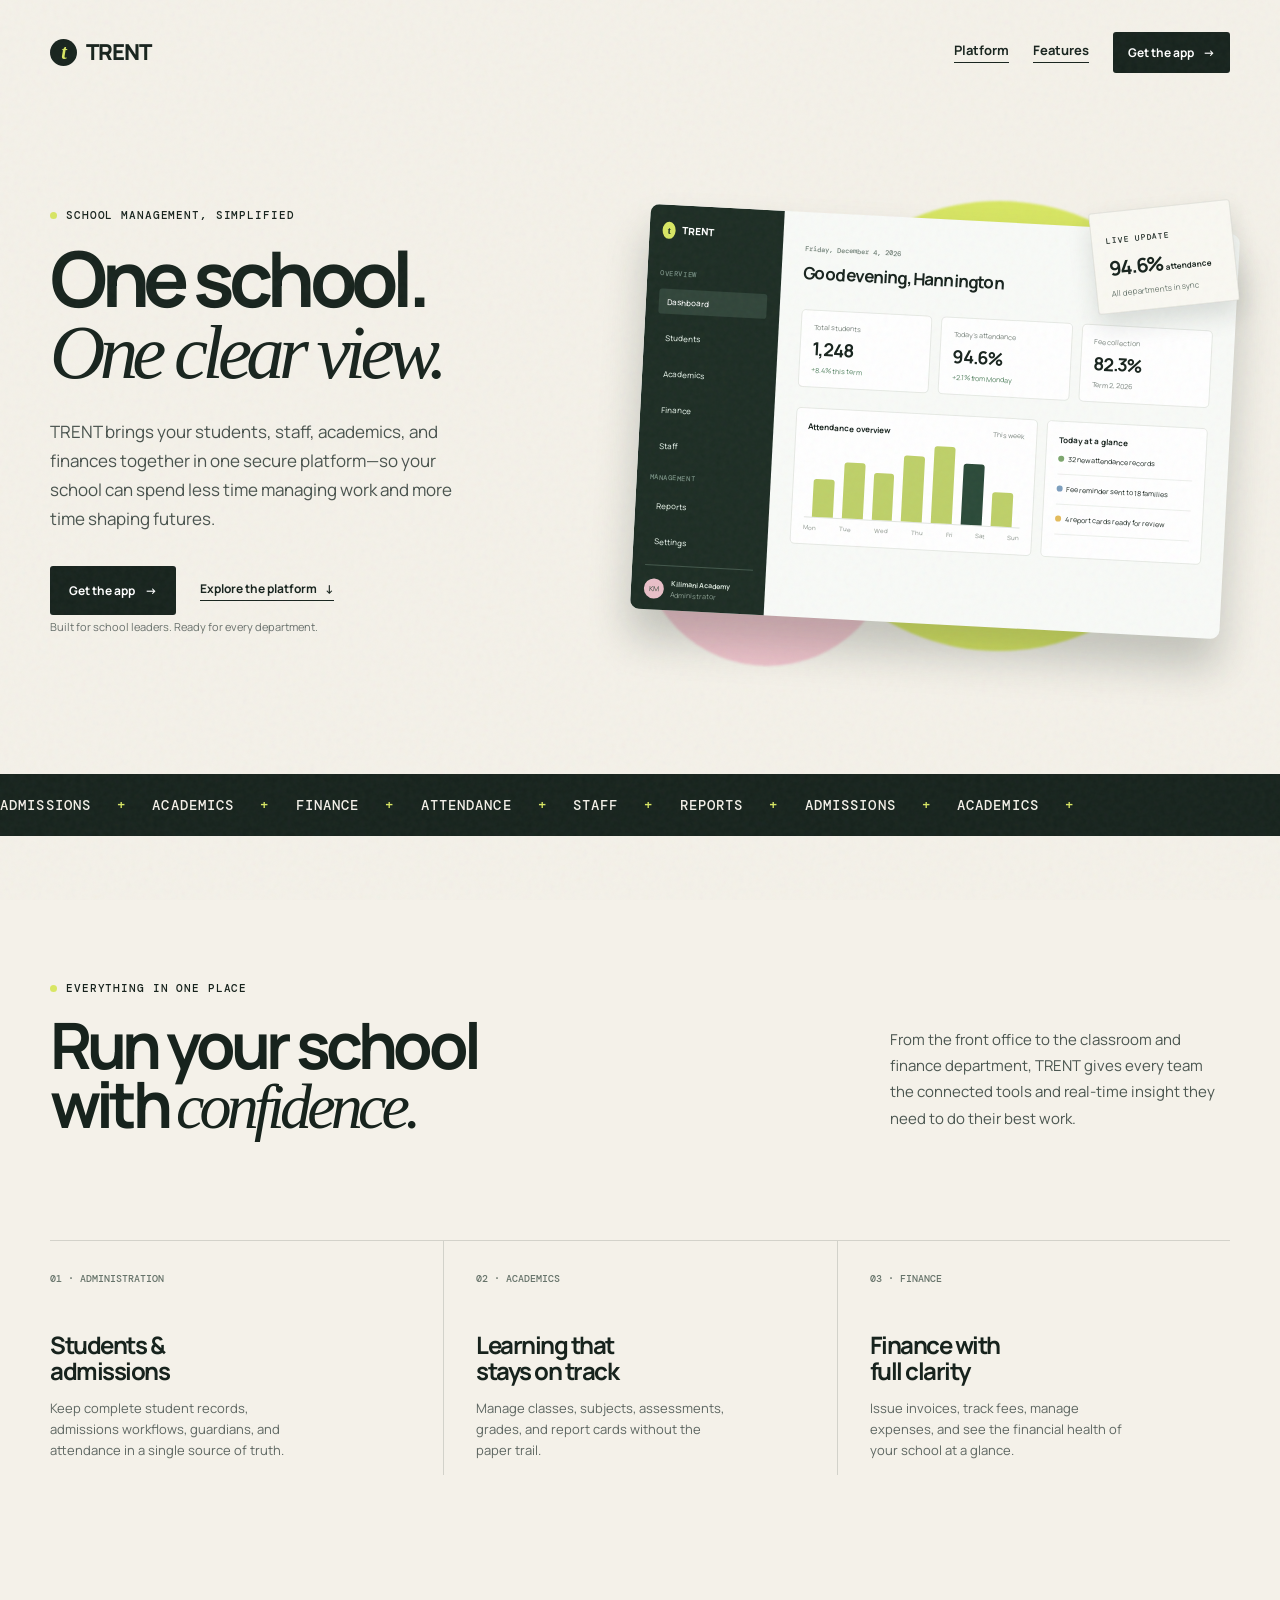
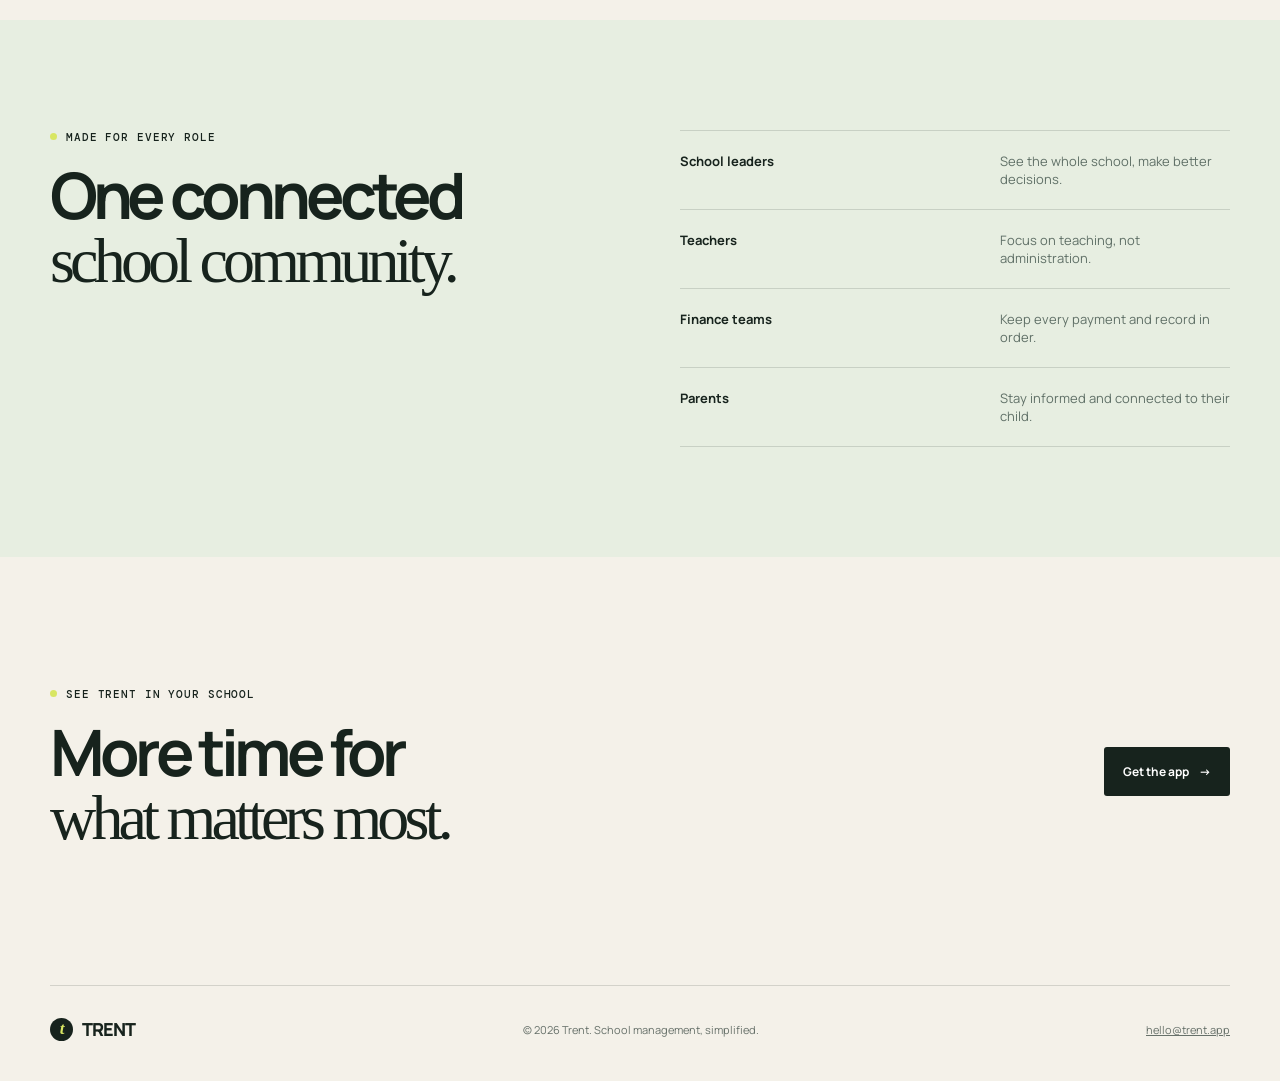
<file: index.html>
<!doctype html>
<html lang="en">
<head>
  <meta charset="UTF-8" />
  <meta name="viewport" content="width=device-width, initial-scale=1.0" />
  <meta name="description" content="Trent is the all-in-one school management platform for modern schools." />
  <title>TRENT | School management, simplified</title>
  <link rel="preconnect" href="https://fonts.googleapis.com" />
  <link rel="preconnect" href="https://fonts.gstatic.com" crossorigin />
  <link href="https://fonts.googleapis.com/css2?family=DM+Mono:wght@400;500&family=Manrope:wght@400;500;600;700;800&display=swap" rel="stylesheet" />
  <link rel="stylesheet" href="styles.css" />
  <link rel="stylesheet" href="school.css" />
</head>
<body>
  <div class="noise" aria-hidden="true"></div>
  <main>
    <nav class="nav shell" aria-label="Main navigation">
      <a class="brand" href="#top" aria-label="Trent home"><span class="brand-mark">t</span> TRENT</a>
      <div class="nav-actions"><a class="nav-link nav-hide" href="#platform">Platform</a><a class="nav-link nav-hide" href="#features">Features</a><a class="nav-cta" href="apps.html" data-track="open_app_nav">Get the app <span aria-hidden="true">&rarr;</span></a></div>
    </nav>
    <section id="top" class="hero shell school-hero">
      <div class="hero-copy">
        <p class="eyebrow"><span></span> School management, simplified</p>
        <h1>One school.<br /><em>One clear view.</em></h1>
        <p class="intro">TRENT brings your students, staff, academics, and finances together in one secure platform—so your school can spend less time managing work and more time shaping futures.</p>
        <div class="hero-actions"><a class="primary-button" href="apps.html" data-track="open_app_hero">Get the app <span aria-hidden="true">&rarr;</span></a><a class="text-link" href="#features">Explore the platform <span aria-hidden="true">&darr;</span></a></div>
        <p class="form-note">Built for school leaders. Ready for every department.</p>
      </div>
      <div class="showcase dashboard-wrap" aria-label="Trent school dashboard preview">
        <div class="orb orb-one"></div><div class="orb orb-two"></div>
        <div class="dashboard">
          <aside><div class="dash-logo"><span>t</span> TRENT</div><p>OVERVIEW</p><b class="selected">Dashboard</b><b>Students</b><b>Academics</b><b>Finance</b><b>Staff</b><p>MANAGEMENT</p><b>Reports</b><b>Settings</b><div class="school-user"><i>KM</i><span><strong>Kilimani Academy</strong><small>Administrator</small></span></div></aside>
          <div class="dash-main"><div class="dash-top"><div><small>Tuesday, 18 June 2026</small><h2>Good morning, Hannington</h2></div><button>+ Add student</button></div><div class="stats"><div><span>Total students</span><b>1,248</b><small class="up">+8.4% this term</small></div><div><span>Today's attendance</span><b>94.6%</b><small class="up">+2.1% from Monday</small></div><div><span>Fee collection</span><b>82.3%</b><small>Term 2, 2026</small></div></div><div class="dash-grid"><section class="attendance"><div class="card-heading"><b>Attendance overview</b><small>This week</small></div><div class="chart"><i style="height:45%"></i><i style="height:66%"></i><i style="height:55%"></i><i style="height:78%"></i><i style="height:91%"></i><i class="today" style="height:72%"></i><i style="height:40%"></i></div><div class="days"><span>Mon</span><span>Tue</span><span>Wed</span><span>Thu</span><span>Fri</span><span>Sat</span><span>Sun</span></div></section><section class="activity"><div class="card-heading"><b>Today at a glance</b></div><p><i class="green-dot"></i> 32 new attendance records</p><p><i class="blue-dot"></i> Fee reminder sent to 18 families</p><p><i class="yellow-dot"></i> 4 report cards ready for review</p></section></div></div>
        </div>
        <div class="floating-card school-float"><span>LIVE UPDATE</span><b>94.6%<small> attendance</small></b><div>All departments in sync</div></div>
      </div>
    </section>
    <section class="ticker" aria-label="Trent platform areas"><div><span>Admissions</span><i>+</i><span>Academics</span><i>+</i><span>Finance</span><i>+</i><span>Attendance</span><i>+</i><span>Staff</span><i>+</i><span>Reports</span><i>+</i><span>Admissions</span><i>+</i><span>Academics</span><i>+</i></div></section>
    <section id="platform" class="promise shell"><p class="eyebrow"><span></span> Everything in one place</p><div class="promise-grid"><h2>Run your school<br />with <em>confidence.</em></h2><p>From the front office to the classroom and finance department, TRENT gives every team the connected tools and real-time insight they need to do their best work.</p></div><div id="features" class="pillars"><article><span>01 · ADMINISTRATION</span><h3>Students &<br />admissions</h3><p>Keep complete student records, admissions workflows, guardians, and attendance in a single source of truth.</p></article><article><span>02 · ACADEMICS</span><h3>Learning that<br />stays on track</h3><p>Manage classes, subjects, assessments, grades, and report cards without the paper trail.</p></article><article><span>03 · FINANCE</span><h3>Finance with<br />full clarity</h3><p>Issue invoices, track fees, manage expenses, and see the financial health of your school at a glance.</p></article></div></section>
    <section class="operations"><div class="shell operations-grid"><div><p class="eyebrow"><span></span> Made for every role</p><h2>One connected<br /><em>school community.</em></h2></div><div class="role-list"><article><b>School leaders</b><span>See the whole school, make better decisions.</span></article><article><b>Teachers</b><span>Focus on teaching, not administration.</span></article><article><b>Finance teams</b><span>Keep every payment and record in order.</span></article><article><b>Parents</b><span>Stay informed and connected to their child.</span></article></div></div></section>
    <section class="closing shell"><div><p class="eyebrow"><span></span> See Trent in your school</p><h2>More time for<br /><em>what matters most.</em></h2></div><a class="primary-button" href="apps.html" data-track="open_app_footer">Get the app <span aria-hidden="true">&rarr;</span></a></section>
    <footer class="footer shell"><a class="brand" href="#top"><span class="brand-mark">t</span> TRENT</a><p>&copy; <span id="year"></span> Trent. School management, simplified.</p><a href="mailto:hello@trent.app">hello@trent.app</a></footer>
  </main><script src="script.js"></script>
</body>
</html>
</file>
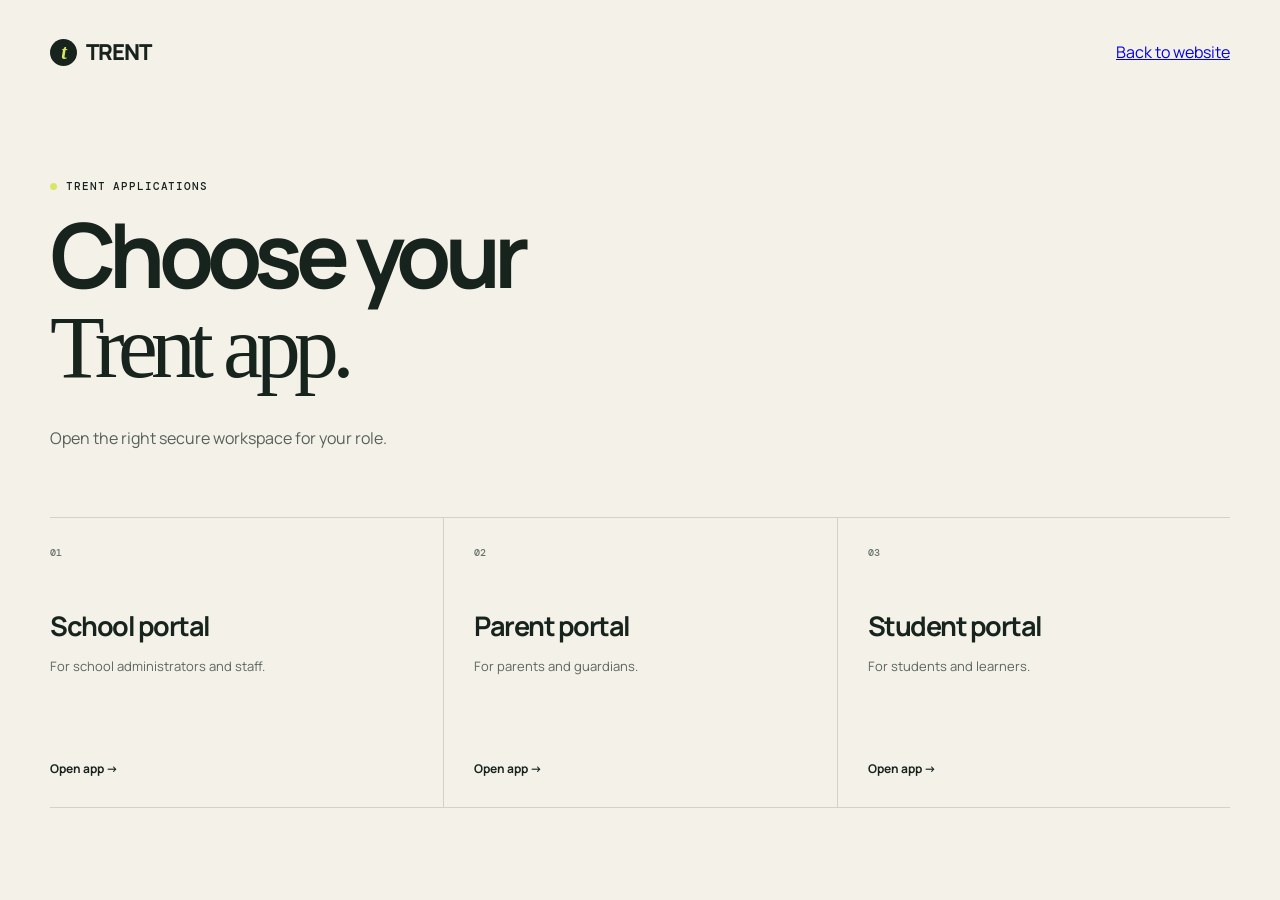
<file: apps.html>
<!doctype html><html lang="en"><head><meta charset="UTF-8" /><meta name="viewport" content="width=device-width, initial-scale=1.0" /><meta name="description" content="Open the TRENT school management apps." /><title>Get TRENT | Choose your app</title><link rel="preconnect" href="https://fonts.googleapis.com" /><link rel="preconnect" href="https://fonts.gstatic.com" crossorigin /><link href="https://fonts.googleapis.com/css2?family=DM+Mono:wght@400;500&family=Manrope:wght@400;500;600;700;800&display=swap" rel="stylesheet" /><link rel="stylesheet" href="styles.css" /><link rel="stylesheet" href="apps.css" /></head><body><main class="shell app-page"><nav class="nav" aria-label="Main navigation"><a class="brand" href="index.html"><span class="brand-mark">t</span> TRENT</a><a class="text-link" href="index.html">Back to website</a></nav><section class="app-intro"><p class="eyebrow"><span></span> TRENT applications</p><h1>Choose your<br /><em>Trent app.</em></h1><p>Open the right secure workspace for your role.</p></section><section class="app-options" aria-label="Available Trent applications"><!-- Replace each # with the final application URL before publishing. --><a class="app-option" href="#" data-track="open_school_app"><span>01</span><h2>School portal</h2><p>For school administrators and staff.</p><b>Open app &rarr;</b></a><a class="app-option" href="#" data-track="open_parent_app"><span>02</span><h2>Parent portal</h2><p>For parents and guardians.</p><b>Open app &rarr;</b></a><a class="app-option" href="#" data-track="open_student_app"><span>03</span><h2>Student portal</h2><p>For students and learners.</p><b>Open app &rarr;</b></a></section></main><script src="script.js"></script></body></html>
</file>
<file: styles.css>
:root{--ink:#17231d;--paper:#f4f1e9;--green:#d8e663;--pink:#efc4cc;--line:rgba(23,35,29,.15)}*{box-sizing:border-box}html{scroll-behavior:smooth}body{margin:0;background:var(--paper);color:var(--ink);font-family:Manrope,Arial,sans-serif}.noise{position:fixed;z-index:10;inset:0;pointer-events:none;opacity:.055;background-image:url("data:image/svg+xml,%3Csvg viewBox='0 0 180 180' xmlns='http://www.w3.org/2000/svg'%3E%3Cfilter id='n'%3E%3CfeTurbulence type='fractalNoise' baseFrequency='.9' numOctaves='4' stitchTiles='stitch'/%3E%3C/filter%3E%3Crect width='100%25' height='100%25' filter='url(%23n)' opacity='.8'/%3E%3C/svg%3E")}.shell{width:min(1180px,calc(100% - 64px));margin:auto}.nav{height:104px;display:flex;align-items:center;justify-content:space-between}.brand{display:flex;gap:9px;align-items:center;color:inherit;text-decoration:none;font-weight:800;font-size:22px;letter-spacing:-1px}.brand-mark{display:grid;place-items:center;width:27px;height:27px;border-radius:50%;background:var(--ink);color:var(--green);font-family:Georgia,serif;font-style:italic;font-size:20px}.nav-link{font-size:13px;color:inherit;text-decoration:none;font-weight:700;border-bottom:1px solid var(--ink);padding-bottom:3px}.nav-link span{margin-left:6px}.hero{display:grid;grid-template-columns:1fr 1fr;min-height:680px;align-items:center;gap:48px;padding:54px 0 90px}.eyebrow{font:500 11px 'DM Mono',monospace;letter-spacing:.08em;text-transform:uppercase;margin:0 0 21px;display:flex;align-items:center;gap:9px}.eyebrow span{width:7px;height:7px;background:var(--green);border-radius:50%}.hero h1,.promise h2{font-size:clamp(3.5rem,6vw,5.85rem);letter-spacing:-.075em;line-height:.92;margin:0;font-weight:700}.hero em,.promise em{font-family:Georgia,serif;font-weight:400}.intro{max-width:435px;font-size:17px;line-height:1.7;margin:30px 0;color:#48524d}.signup{max-width:430px;display:grid;grid-template-columns:1fr auto;gap:8px;margin-top:33px}.signup input{height:53px;background:#fffdfa;border:1px solid var(--line);border-radius:3px;padding:0 16px;font:500 13px Manrope;outline-color:var(--ink)}.signup button{border:0;border-radius:3px;background:var(--ink);color:white;padding:0 17px;font:700 12px Manrope;cursor:pointer;transition:transform .2s,background .2s}.signup button:hover{background:#334339;transform:translateY(-2px)}.form-note,.success-message{grid-column:1/-1;margin:4px 0 0;color:#68706b;font-size:11px}.success-message{display:none;color:#294a36;font-weight:700}.showcase{height:560px;position:relative;display:grid;place-items:center}.orb{position:absolute;border-radius:50%;filter:blur(1px)}.orb-one{width:450px;height:450px;background:var(--green);right:1%;top:35px}.orb-two{width:255px;height:255px;background:var(--pink);left:0;bottom:10px}.phone{position:relative;z-index:2;width:277px;height:557px;padding:9px;border:8px solid #213028;border-radius:40px;background:#f7f5ee;box-shadow:0 26px 35px rgba(25,40,32,.23);transform:rotate(6deg);overflow:hidden}.phone-top{height:29px;display:flex;justify-content:space-between;align-items:center;padding:0 6px;font:700 9px 'DM Mono'}.dynamic-island{height:17px;width:72px;border-radius:20px;background:#18241d}.app-content{padding:11px}.app-header p{font:500 8px 'DM Mono';text-transform:uppercase;margin:0 0 6px;color:#6c746e}.app-header strong{font-size:16px;letter-spacing:-.8px}.app-header strong span{color:#ba6b7a}.focus-card{background:#21342a;color:#f7f6ec;margin-top:18px;padding:18px;border-radius:14px}.tiny-label,.floating-card>span{font:500 8px 'DM Mono';letter-spacing:.1em}.focus-card h2{font:400 23px/1.05 Georgia,serif;letter-spacing:-1px;margin:12px 0 22px}.focus-footer{display:flex;align-items:center;gap:8px;color:#c8d0c9;font-size:8px}.avatars{display:flex}.avatars i{width:15px;height:15px;background:var(--pink);border:1px solid #21342a;border-radius:50%;margin-right:-5px}.avatars i:nth-child(2){background:#d8e663}.avatars i:nth-child(3){background:#d2a9dc}.progress-label{margin:20px 0 7px;display:flex;justify-content:space-between;font-size:9px}.progress-label b{font-family:'DM Mono';font-size:8px}.progress{height:5px;background:#d8d8d1;border-radius:8px}.progress i{display:block;width:78%;height:100%;background:#bdcd43;border-radius:8px}.task-row{display:flex;align-items:center;gap:9px;padding:14px 0 9px;border-bottom:1px solid #dddcd4}.task-icon{width:27px;height:27px;display:grid;place-items:center;border-radius:9px;font-size:13px}.sun{background:#f1d98d}.lilac{background:#d5c4e6}.task-row div:nth-child(2){display:grid;gap:2px;flex:1}.task-row b{font-size:9px}.task-row div span{font-size:7px;color:#727a74}.task-row button{border:1px solid #bfc4bd;border-radius:50%;background:transparent;width:18px;height:18px;font-size:10px;color:#768177}.app-nav{display:flex;justify-content:space-around;margin-top:18px;font-size:15px;color:#929b94}.app-nav .active{color:#294636}.floating-card{position:absolute;z-index:3;background:#f9f8f2;border:1px solid rgba(23,35,29,.09);box-shadow:0 12px 25px rgba(25,40,32,.14);padding:14px;border-radius:3px}.floating-card>b{display:block;letter-spacing:-1px}.streak{right:1%;top:86px;transform:rotate(-8deg);width:119px}.streak>b{font-size:24px;margin:6px 0}.streak small{font-size:10px;letter-spacing:0}.streak div{color:#d0d944;font-size:8px;white-space:nowrap}.note{left:2%;bottom:45px;width:130px;background:var(--pink);transform:rotate(-7deg)}.note>b{font:400 19px/1.05 Georgia,serif;margin-top:9px}.ticker{background:var(--ink);color:var(--paper);overflow:hidden;padding:22px 0}.ticker div{display:flex;gap:26px;width:max-content;animation:slide 24s linear infinite;font:500 14px 'DM Mono';text-transform:uppercase;letter-spacing:.08em}.ticker i{font-style:normal;color:var(--green)}@keyframes slide{to{transform:translateX(-25%)}}.promise{padding:145px 0}.promise-grid{display:grid;grid-template-columns:1.4fr .6fr;gap:48px;align-items:end}.promise h2{font-size:clamp(2.8rem,5vw,4.9rem)}.promise-grid>p{font-size:15px;line-height:1.75;color:#4b5650;margin:0 0 5px}.pillars{display:grid;grid-template-columns:repeat(3,1fr);margin-top:103px;border-top:1px solid var(--line)}.pillars article{padding:24px 32px 0 0}.pillars article+article{padding-left:32px;border-left:1px solid var(--line)}.pillars span{font:500 10px 'DM Mono';color:#66736a}.pillars h3{font-size:24px;letter-spacing:-1.5px;line-height:1.08;margin:45px 0 14px}.pillars p{font-size:13px;line-height:1.65;color:#5d6661;max-width:255px}.footer{border-top:1px solid var(--line);padding:31px 0 40px;display:flex;align-items:center;justify-content:space-between;font-size:11px;color:#67716a}.footer .brand{font-size:18px;color:var(--ink)}.footer .brand-mark{width:23px;height:23px;font-size:17px}.footer p{margin:0}.footer a:not(.brand){color:inherit}@media(max-width:800px){.shell{width:min(100% - 40px,600px)}.nav{height:80px}.hero{grid-template-columns:1fr;padding:60px 0 40px;gap:35px}.showcase{height:500px;transform:scale(.88);transform-origin:top center;margin-bottom:-55px}.promise{padding:95px 0}.promise-grid{grid-template-columns:1fr;gap:25px}.pillars{margin-top:65px}.pillars article{padding-right:16px}.pillars article+article{padding-left:16px;border-left:1px solid var(--line)}.pillars h3{font-size:18px;margin-top:35px}.footer{gap:16px;flex-wrap:wrap}}@media(max-width:480px){.hero h1{font-size:3.5rem}.intro{font-size:15px}.signup{grid-template-columns:1fr}.signup button{height:50px}.showcase{transform:scale(.75);margin:0 -15% -105px}.pillars{grid-template-columns:1fr}.pillars article,.pillars article+article{padding:24px 0;border-left:0;border-bottom:1px solid var(--line)}.pillars h3{margin:25px 0 10px}.footer{align-items:flex-start;flex-direction:column}.footer p{order:3}}
</file>
<file: school.css>
.nav-actions{display:flex;align-items:center;gap:24px}.nav-cta{background:var(--ink);color:#fff;text-decoration:none;border-radius:3px;padding:12px 15px;font-size:12px;font-weight:700}.nav-cta span{margin-left:7px}.school-hero{min-height:670px}.hero-actions{display:flex;align-items:center;gap:24px;margin-top:32px}.primary-button{display:inline-block;border-radius:3px;background:var(--ink);color:#fff;text-decoration:none;padding:16px 19px;font-size:12px;font-weight:700}.primary-button span{margin-left:8px}.text-link{color:var(--ink);font-size:12px;font-weight:700;text-decoration:none;border-bottom:1px solid var(--ink);padding-bottom:3px}.text-link span{margin-left:6px}.dashboard-wrap{height:510px}.dashboard{position:relative;z-index:2;width:590px;height:405px;background:#f8faf7;border-radius:9px;overflow:hidden;display:grid;grid-template-columns:134px 1fr;box-shadow:0 28px 42px rgba(25,40,32,.23);transform:rotate(3deg)}.dashboard aside{background:#1d2d24;color:#d7e3da;padding:18px 13px;font-size:8px;display:flex;flex-direction:column;gap:11px}.dash-logo{font-size:10px;font-weight:800;color:#fff;margin-bottom:17px}.dash-logo span{background:#d8e663;color:#1d2d24;border-radius:50%;padding:3px 5px;margin-right:4px;font-family:Georgia,serif}.dashboard aside p{font:500 7px 'DM Mono';letter-spacing:.08em;color:#789084;margin:4px 0 0}.dashboard aside b{font-weight:500;padding:7px 8px;border-radius:3px}.dashboard aside .selected{background:#31453a;color:#fff}.school-user{margin-top:auto;border-top:1px solid #43574c;padding-top:13px;display:flex;gap:7px;align-items:center}.school-user i{font-style:normal;background:#e9bfc8;color:#34463a;border-radius:50%;display:grid;place-items:center;width:20px;height:20px;font-size:7px}.school-user strong,.school-user small{display:block;font-size:7px;white-space:nowrap}.school-user small{font-weight:400;color:#8da094;margin-top:2px}.dash-main{padding:22px}.dash-top{display:flex;justify-content:space-between;align-items:flex-start}.dash-top small{font:500 7px 'DM Mono';color:#718077}.dash-top h2{font-size:17px;letter-spacing:-.8px;margin:5px 0}.dash-top button{border:0;border-radius:3px;padding:8px 10px;background:#253a2e;color:#fff;font:700 7px Manrope}.stats{display:grid;grid-template-columns:repeat(3,1fr);gap:9px;margin:20px 0}.stats>div,.dash-grid section{background:#fff;border:1px solid #e7eae5;border-radius:5px;padding:12px}.stats span,.stats small{display:block;font-size:7px;color:#77827b}.stats b{font-size:18px;display:block;letter-spacing:-.8px;margin:5px 0}.stats .up{color:#52805f}.dash-grid{display:grid;grid-template-columns:1.2fr .8fr;gap:9px}.card-heading{display:flex;justify-content:space-between;font-size:8px}.card-heading small{color:#77827b}.chart{height:86px;display:flex;align-items:end;gap:9px;border-bottom:1px solid #e2e6e1;padding:0 8px}.chart i{display:block;flex:1;background:#bed069;border-radius:3px 3px 0 0}.chart .today{background:#2b4a39}.days{display:flex;justify-content:space-between;font-size:6px;color:#869087;margin-top:6px}.activity p{font-size:7px;border-bottom:1px solid #edf0ec;padding:10px 0;margin:0}.activity i{width:6px;height:6px;border-radius:50%;display:inline-block;margin-right:3px}.green-dot{background:#7da76e}.blue-dot{background:#7c9fbe}.yellow-dot{background:#e4bc5c}.school-float{right:-5px;top:40px;transform:rotate(-6deg);width:142px}.school-float b{font-size:20px;margin:6px 0}.school-float small{font-size:8px;letter-spacing:0}.school-float div{font-size:8px;color:#68766d}.operations{background:#e7eee1;padding:110px 0}.operations-grid{display:grid;grid-template-columns:1fr 1fr;gap:80px}.operations h2,.closing h2{font-size:clamp(2.8rem,5vw,4.9rem);letter-spacing:-.075em;line-height:.93;margin:0}.operations h2 em,.closing h2 em{font:400 1em Georgia,serif}.role-list{border-top:1px solid var(--line)}.role-list article{display:flex;justify-content:space-between;gap:15px;padding:21px 0;border-bottom:1px solid var(--line);font-size:13px}.role-list span{color:#607067;max-width:230px}.closing{padding:130px 0;display:flex;align-items:center;justify-content:space-between;gap:30px}.closing .primary-button{white-space:nowrap}@media(max-width:800px){.nav-hide{display:none}.nav-actions{gap:8px}.school-hero{min-height:auto}.dashboard-wrap{transform:scale(.78);margin:0 -15% -95px}.operations{padding:80px 0}.operations-grid{grid-template-columns:1fr;gap:45px}.closing{padding:85px 0;align-items:flex-start;flex-direction:column}}@media(max-width:480px){.nav-cta{padding:10px 11px}.hero-actions{align-items:flex-start;flex-direction:column;gap:18px}.dashboard-wrap{transform:scale(.54);width:180%;margin:-70px -40% -160px}.dashboard{transform:rotate(3deg)}.operations-grid{gap:35px}.role-list article{flex-direction:column;gap:5px}.closing{padding:70px 0}}
</file>
<file: apps.css>
.app-page{min-height:100vh}.app-intro{padding:75px 0 65px}.app-intro h1{font-size:clamp(3.5rem,7vw,6.5rem);letter-spacing:-.075em;line-height:.9;margin:0}.app-intro h1 em{font:400 1em Georgia,serif}.app-intro>p:last-child{color:#566159;max-width:410px;line-height:1.7;margin:27px 0 0}.app-options{display:grid;grid-template-columns:repeat(3,1fr);border-top:1px solid var(--line);padding-bottom:80px}.app-option{min-height:290px;padding:28px 30px 30px 0;text-decoration:none;color:var(--ink);display:flex;flex-direction:column;border-bottom:1px solid var(--line)}.app-option+.app-option{border-left:1px solid var(--line);padding-left:30px}.app-option span{font:500 10px 'DM Mono';color:#67716a}.app-option h2{font-size:27px;letter-spacing:-1.5px;margin:48px 0 12px}.app-option p{font-size:13px;line-height:1.6;color:#5b665f;margin:0}.app-option b{font-size:12px;margin-top:auto;padding-top:25px}@media(max-width:700px){.app-options{grid-template-columns:1fr}.app-option,.app-option+.app-option{min-height:210px;padding:24px 0;border-left:0}.app-option h2{margin-top:25px}}
</file>
